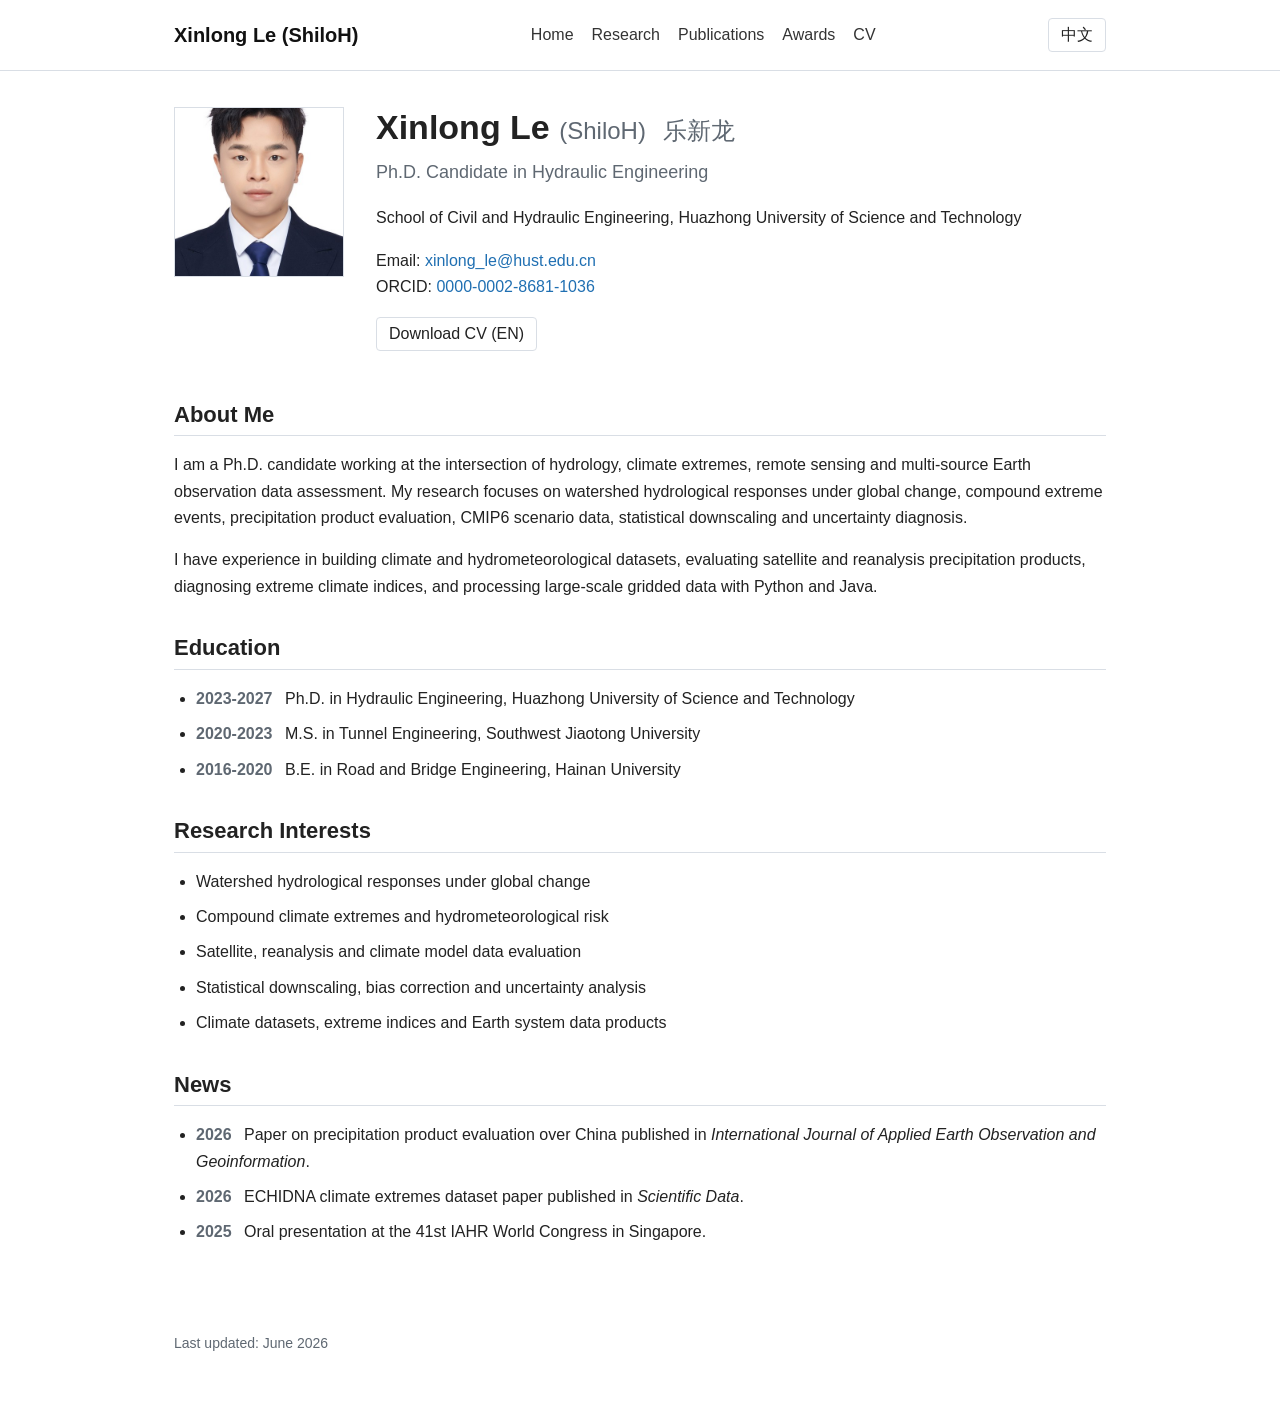
<file: index.html>
<!DOCTYPE html>
<html lang="en">
<head>
  <meta charset="UTF-8">
  <meta name="viewport" content="width=device-width, initial-scale=1.0">
  <title>Xinlong Le (ShiloH)</title>
  <link rel="stylesheet" href="assets/style.css">
  <script src="assets/site.js" defer></script>
</head>
<body>
  <header class="site-header">
    <nav class="nav">
      <a class="brand" href="index.html">Xinlong Le (ShiloH)</a>
      <div class="nav-links">
        <a href="index.html" data-en="Home" data-cn="首页">Home</a>
        <a href="research.html" data-en="Research" data-cn="研究">Research</a>
        <a href="publications.html" data-en="Publications" data-cn="论文">Publications</a>
        <a href="awards.html" data-en="Awards" data-cn="荣誉">Awards</a>
        <a href="cv.html" data-en="CV" data-cn="简历">CV</a>
      </div>
      <button class="lang-toggle" type="button" data-lang-toggle>中文</button>
    </nav>
  </header>

  <main class="container">
    <section class="profile">
      <img class="portrait" src="assets/profile.jpg" alt="Portrait of Xinlong Le">
      <div>
        <h1>Xinlong Le <span class="alias">(ShiloH)</span> <span class="cn-name">乐新龙</span></h1>
        <p class="subtitle" data-en="Ph.D. Candidate in Hydraulic Engineering" data-cn="水利工程博士研究生">Ph.D. Candidate in Hydraulic Engineering</p>
        <p data-en="School of Civil and Hydraulic Engineering, Huazhong University of Science and Technology" data-cn="华中科技大学 土木与水利工程学院">School of Civil and Hydraulic Engineering, Huazhong University of Science and Technology</p>
        <p>
          Email: <a href="mailto:xinlong_le@hust.edu.cn">xinlong_le@hust.edu.cn</a><br>
          ORCID: <a href="https://orcid.org/0000-0002-8681-1036">0000-0002-8681-1036</a>
        </p>
        <p class="actions">
          <a class="button lang-panel" data-lang-panel="en" href="assets/CV_Xinlong_Le.pdf" download>Download CV (EN)</a>
          <a class="button lang-panel" data-lang-panel="cn" href="assets/CV_Xinlong_Le_CN.pdf" download>下载中文简历</a>
        </p>
      </div>
    </section>

    <section class="lang-panel" data-lang-panel="en">
      <h2>About Me</h2>
      <p>
        I am a Ph.D. candidate working at the intersection of hydrology, climate extremes,
        remote sensing and multi-source Earth observation data assessment. My research focuses on
        watershed hydrological responses under global change, compound extreme events, precipitation
        product evaluation, CMIP6 scenario data, statistical downscaling and uncertainty diagnosis.
      </p>
      <p>
        I have experience in building climate and hydrometeorological datasets, evaluating satellite
        and reanalysis precipitation products, diagnosing extreme climate indices, and processing
        large-scale gridded data with Python and Java.
      </p>
    </section>

    <section class="lang-panel" data-lang-panel="cn">
      <h2>个人简介</h2>
      <p>
        我目前为华中科技大学水利工程专业博士研究生，研究方向交叉于水文水资源、气候极端事件、
        遥感/再分析降水产品评估与多源地球观测数据分析。博士阶段主要围绕全球变化背景下的
        流域水文响应、复合极端事件、CMIP6 情景数据、统计降尺度和不确定性诊断开展研究。
      </p>
      <p>
        我具备气候与水文数据集构建、多源降水产品评估、极端气候指数诊断以及大规模格点数据
        处理经验，熟练使用 Python 和 Java 开展科学计算、模型评价与可视化。
      </p>
    </section>

    <section class="lang-panel" data-lang-panel="en">
      <h2>Education</h2>
      <ul class="timeline">
        <li><span>2023-2027</span> Ph.D. in Hydraulic Engineering, Huazhong University of Science and Technology</li>
        <li><span>2020-2023</span> M.S. in Tunnel Engineering, Southwest Jiaotong University</li>
        <li><span>2016-2020</span> B.E. in Road and Bridge Engineering, Hainan University</li>
      </ul>
    </section>

    <section class="lang-panel" data-lang-panel="cn">
      <h2>教育背景</h2>
      <ul class="timeline">
        <li><span>2023-2027</span> 华中科技大学，水利工程，博士</li>
        <li><span>2020-2023</span> 西南交通大学，隧道工程，硕士</li>
        <li><span>2016-2020</span> 海南大学，道路与桥梁工程，本科</li>
      </ul>
    </section>

    <section class="lang-panel" data-lang-panel="en">
      <h2>Research Interests</h2>
      <ul class="compact-list">
        <li>Watershed hydrological responses under global change</li>
        <li>Compound climate extremes and hydrometeorological risk</li>
        <li>Satellite, reanalysis and climate model data evaluation</li>
        <li>Statistical downscaling, bias correction and uncertainty analysis</li>
        <li>Climate datasets, extreme indices and Earth system data products</li>
      </ul>
    </section>

    <section class="lang-panel" data-lang-panel="cn">
      <h2>研究兴趣</h2>
      <ul class="compact-list">
        <li>全球变化背景下的流域水文响应</li>
        <li>复合气候极端事件与水文气象风险</li>
        <li>卫星、再分析与气候模式数据评估</li>
        <li>统计降尺度、偏差订正与不确定性分析</li>
        <li>气候数据集、极端指数与地球系统数据产品</li>
      </ul>
    </section>

    <section class="lang-panel" data-lang-panel="en">
      <h2>News</h2>
      <ul class="news-list">
        <li><span>2026</span> Paper on precipitation product evaluation over China published in <em>International Journal of Applied Earth Observation and Geoinformation</em>.</li>
        <li><span>2026</span> ECHIDNA climate extremes dataset paper published in <em>Scientific Data</em>.</li>
        <li><span>2025</span> Oral presentation at the 41st IAHR World Congress in Singapore.</li>
      </ul>
    </section>

    <section class="lang-panel" data-lang-panel="cn">
      <h2>近期动态</h2>
      <ul class="news-list">
        <li><span>2026</span> 中国区域 28 套降水产品多准则评估论文发表于 <em>International Journal of Applied Earth Observation and Geoinformation</em>。</li>
        <li><span>2026</span> ECHIDNA 极端气候指数数据集论文发表于 <em>Scientific Data</em>。</li>
        <li><span>2025</span> 赴新加坡参加第 41 届 IAHR World Congress 并作口头汇报。</li>
      </ul>
    </section>
  </main>

  <footer>
    <p data-en="Last updated: June 2026" data-cn="最后更新：2026 年 6 月">Last updated: June 2026</p>
  </footer>
</body>
</html>
</file>
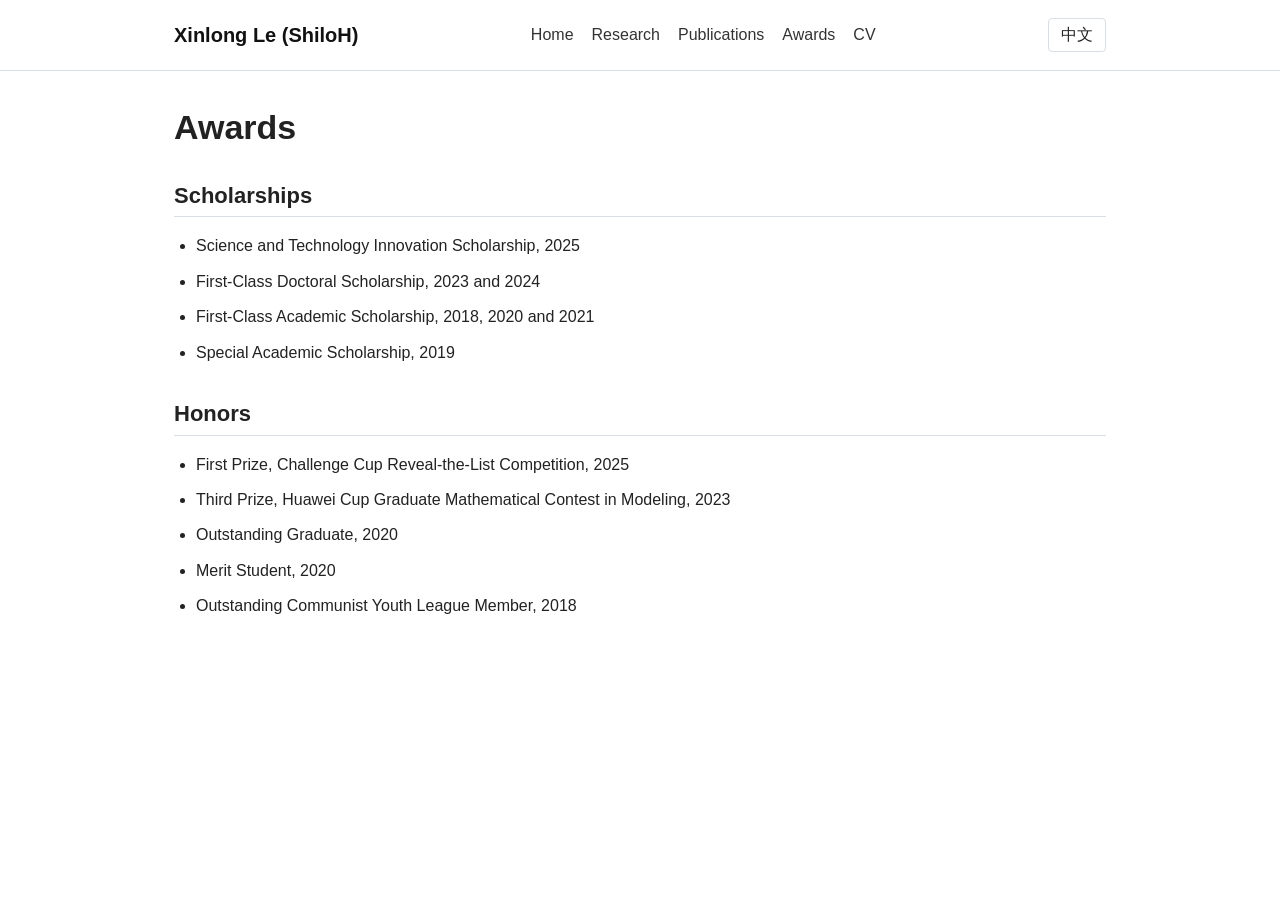
<file: awards.html>
<!DOCTYPE html>
<html lang="en">
<head>
  <meta charset="UTF-8">
  <meta name="viewport" content="width=device-width, initial-scale=1.0">
  <title>Awards | Xinlong Le (ShiloH)</title>
  <link rel="stylesheet" href="assets/style.css">
  <script src="assets/site.js" defer></script>
</head>
<body>
  <header class="site-header">
    <nav class="nav">
      <a class="brand" href="index.html">Xinlong Le (ShiloH)</a>
      <div class="nav-links">
        <a href="index.html" data-en="Home" data-cn="首页">Home</a>
        <a href="research.html" data-en="Research" data-cn="研究">Research</a>
        <a href="publications.html" data-en="Publications" data-cn="论文">Publications</a>
        <a href="awards.html" data-en="Awards" data-cn="荣誉">Awards</a>
        <a href="cv.html" data-en="CV" data-cn="简历">CV</a>
      </div>
      <button class="lang-toggle" type="button" data-lang-toggle>中文</button>
    </nav>
  </header>

  <main class="container">
    <h1 data-en="Awards" data-cn="荣誉奖励">Awards</h1>

    <section class="lang-panel" data-lang-panel="en">
      <h2>Scholarships</h2>
      <ul class="compact-list">
        <li>Science and Technology Innovation Scholarship, 2025</li>
        <li>First-Class Doctoral Scholarship, 2023 and 2024</li>
        <li>First-Class Academic Scholarship, 2018, 2020 and 2021</li>
        <li>Special Academic Scholarship, 2019</li>
      </ul>
      <h2>Honors</h2>
      <ul class="compact-list">
        <li>First Prize, Challenge Cup Reveal-the-List Competition, 2025</li>
        <li>Third Prize, Huawei Cup Graduate Mathematical Contest in Modeling, 2023</li>
        <li>Outstanding Graduate, 2020</li>
        <li>Merit Student, 2020</li>
        <li>Outstanding Communist Youth League Member, 2018</li>
      </ul>
    </section>

    <section class="lang-panel" data-lang-panel="cn">
      <h2>奖助学金</h2>
      <ul class="compact-list">
        <li>科技创新奖学金，2025</li>
        <li>一等博士奖学金，2023、2024</li>
        <li>一等学业奖学金，2018、2020、2021</li>
        <li>特等学业奖学金，2019</li>
      </ul>
      <h2>荣誉称号</h2>
      <ul class="compact-list">
        <li>“挑战杯”-“揭榜挂帅”擂台赛一等奖，2025</li>
        <li>“华为杯”研究生数学建模三等奖，2023</li>
        <li>优秀毕业生，2020</li>
        <li>三好学生，2020</li>
        <li>优秀共青团员，2018</li>
      </ul>
    </section>
  </main>
</body>
</html>
</file>
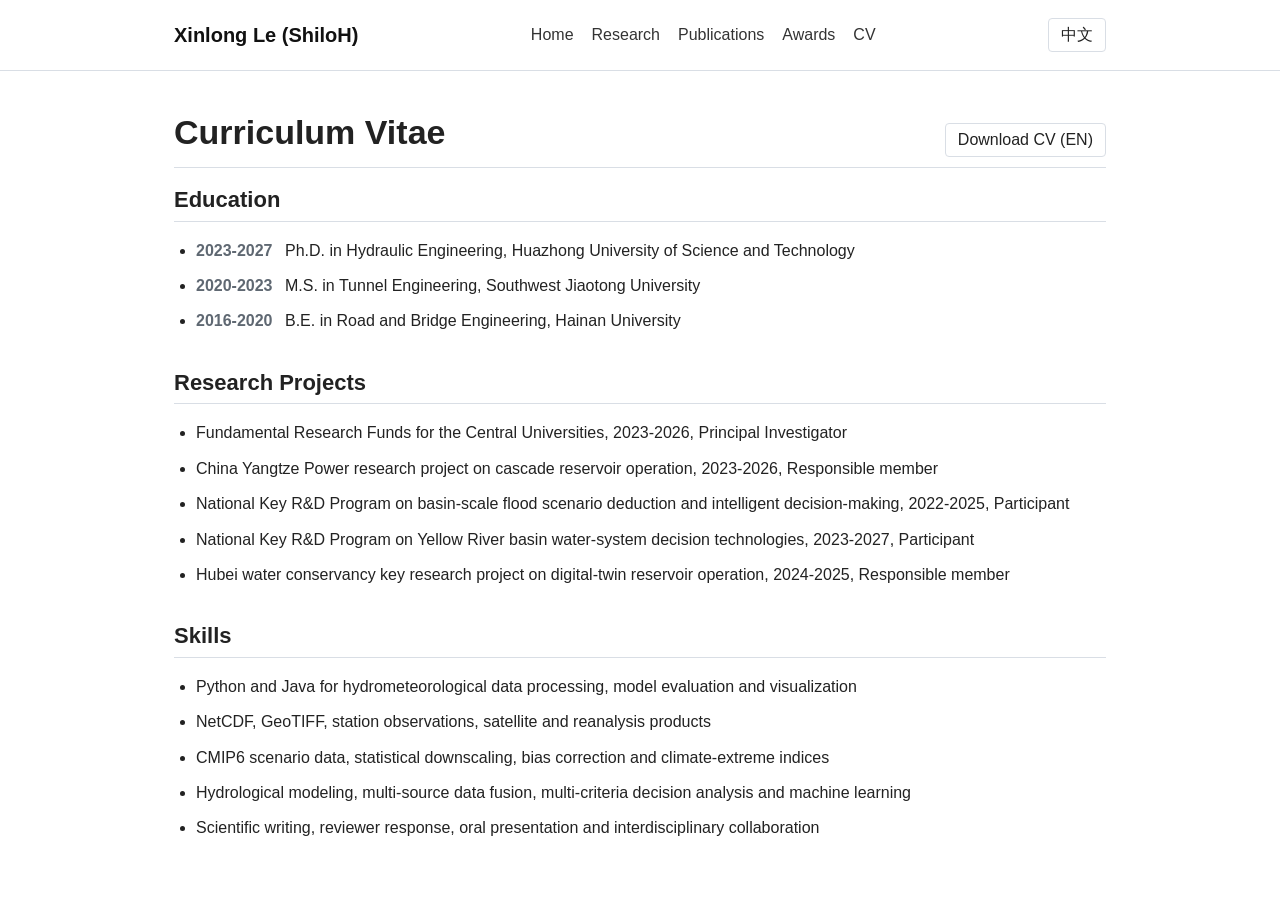
<file: cv.html>
<!DOCTYPE html>
<html lang="en">
<head>
  <meta charset="UTF-8">
  <meta name="viewport" content="width=device-width, initial-scale=1.0">
  <title>CV | Xinlong Le (ShiloH)</title>
  <link rel="stylesheet" href="assets/style.css">
  <script src="assets/site.js" defer></script>
</head>
<body>
  <header class="site-header">
    <nav class="nav">
      <a class="brand" href="index.html">Xinlong Le (ShiloH)</a>
      <div class="nav-links">
        <a href="index.html" data-en="Home" data-cn="首页">Home</a>
        <a href="research.html" data-en="Research" data-cn="研究">Research</a>
        <a href="publications.html" data-en="Publications" data-cn="论文">Publications</a>
        <a href="awards.html" data-en="Awards" data-cn="荣誉">Awards</a>
        <a href="cv.html" data-en="CV" data-cn="简历">CV</a>
      </div>
      <button class="lang-toggle" type="button" data-lang-toggle>中文</button>
    </nav>
  </header>

  <main class="container">
    <div class="page-heading">
      <h1 data-en="Curriculum Vitae" data-cn="个人简历">Curriculum Vitae</h1>
      <div class="actions">
        <a class="button lang-panel" data-lang-panel="en" href="assets/CV_Xinlong_Le.pdf" download>Download CV (EN)</a>
        <a class="button lang-panel" data-lang-panel="cn" href="assets/CV_Xinlong_Le_CN.pdf" download>下载中文简历</a>
      </div>
    </div>

    <section class="lang-panel" data-lang-panel="en">
      <h2>Education</h2>
      <ul class="timeline">
        <li><span>2023-2027</span> Ph.D. in Hydraulic Engineering, Huazhong University of Science and Technology</li>
        <li><span>2020-2023</span> M.S. in Tunnel Engineering, Southwest Jiaotong University</li>
        <li><span>2016-2020</span> B.E. in Road and Bridge Engineering, Hainan University</li>
      </ul>
      <h2>Research Projects</h2>
      <ul class="compact-list">
        <li>Fundamental Research Funds for the Central Universities, 2023-2026, Principal Investigator</li>
        <li>China Yangtze Power research project on cascade reservoir operation, 2023-2026, Responsible member</li>
        <li>National Key R&D Program on basin-scale flood scenario deduction and intelligent decision-making, 2022-2025, Participant</li>
        <li>National Key R&D Program on Yellow River basin water-system decision technologies, 2023-2027, Participant</li>
        <li>Hubei water conservancy key research project on digital-twin reservoir operation, 2024-2025, Responsible member</li>
      </ul>
      <h2>Skills</h2>
      <ul class="compact-list">
        <li>Python and Java for hydrometeorological data processing, model evaluation and visualization</li>
        <li>NetCDF, GeoTIFF, station observations, satellite and reanalysis products</li>
        <li>CMIP6 scenario data, statistical downscaling, bias correction and climate-extreme indices</li>
        <li>Hydrological modeling, multi-source data fusion, multi-criteria decision analysis and machine learning</li>
        <li>Scientific writing, reviewer response, oral presentation and interdisciplinary collaboration</li>
      </ul>
    </section>

    <section class="lang-panel" data-lang-panel="cn">
      <h2>教育背景</h2>
      <ul class="timeline">
        <li><span>2023-2027</span> 华中科技大学，水利工程，博士</li>
        <li><span>2020-2023</span> 西南交通大学，隧道工程，硕士</li>
        <li><span>2016-2020</span> 海南大学，道路与桥梁工程，本科</li>
      </ul>
      <h2>科研项目</h2>
      <ul class="compact-list">
        <li>中央高校基本科研业务费资助项目，2023-2026，主持</li>
        <li>金沙江下游至三峡梯级水库调度相关科研项目，2023-2026，负责</li>
        <li>国家重点研发计划“流域性大洪水场景推演与智能指挥决策技术”，2022-2025，参与</li>
        <li>国家重点研发计划“黄河流域三水融合业务推演与智能决策关键技术实施方案”，2023-2027，参与</li>
        <li>湖北省水利重点科研项目“数字孪生黄柏河流域梯级水库多目标优化调度关键技术研究”，2024-2025，负责</li>
      </ul>
      <h2>专业技能</h2>
      <ul class="compact-list">
        <li>熟练使用 Python 和 Java 开展水文气象数据处理、模型评估与科研绘图</li>
        <li>熟悉 NetCDF、GeoTIFF、站点观测、遥感与再分析产品处理流程</li>
        <li>掌握 CMIP6 情景数据、统计降尺度、偏差订正与极端气候指数计算</li>
        <li>具备水文模拟、多源数据融合、多准则决策分析和机器学习研究经验</li>
        <li>具备英文科技论文写作、审稿意见回复、国际会议汇报和跨学科合作经验</li>
      </ul>
    </section>
  </main>
</body>
</html>
</file>
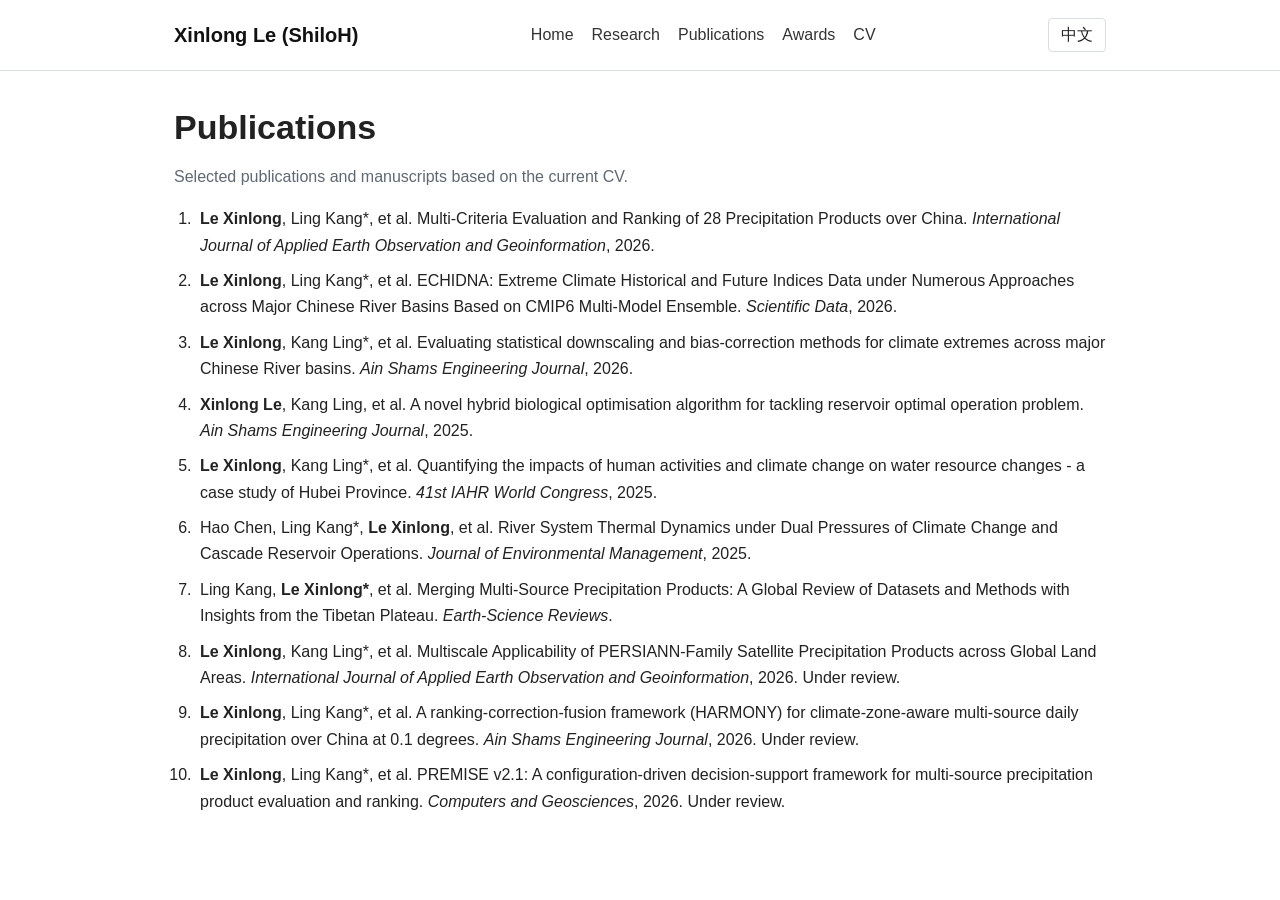
<file: publications.html>
<!DOCTYPE html>
<html lang="en">
<head>
  <meta charset="UTF-8">
  <meta name="viewport" content="width=device-width, initial-scale=1.0">
  <title>Publications | Xinlong Le (ShiloH)</title>
  <link rel="stylesheet" href="assets/style.css">
  <script src="assets/site.js" defer></script>
</head>
<body>
  <header class="site-header">
    <nav class="nav">
      <a class="brand" href="index.html">Xinlong Le (ShiloH)</a>
      <div class="nav-links">
        <a href="index.html" data-en="Home" data-cn="首页">Home</a>
        <a href="research.html" data-en="Research" data-cn="研究">Research</a>
        <a href="publications.html" data-en="Publications" data-cn="论文">Publications</a>
        <a href="awards.html" data-en="Awards" data-cn="荣誉">Awards</a>
        <a href="cv.html" data-en="CV" data-cn="简历">CV</a>
      </div>
      <button class="lang-toggle" type="button" data-lang-toggle>中文</button>
    </nav>
  </header>

  <main class="container">
    <h1 data-en="Publications" data-cn="论文发表">Publications</h1>
    <p class="note" data-en="Selected publications and manuscripts based on the current CV." data-cn="以下根据当前简历整理，含已发表论文与在审稿件。">Selected publications and manuscripts based on the current CV.</p>

    <ol class="publication-list">
      <li><strong>Le Xinlong</strong>, Ling Kang*, et al. Multi-Criteria Evaluation and Ranking of 28 Precipitation Products over China. <em>International Journal of Applied Earth Observation and Geoinformation</em>, 2026.</li>
      <li><strong>Le Xinlong</strong>, Ling Kang*, et al. ECHIDNA: Extreme Climate Historical and Future Indices Data under Numerous Approaches across Major Chinese River Basins Based on CMIP6 Multi-Model Ensemble. <em>Scientific Data</em>, 2026.</li>
      <li><strong>Le Xinlong</strong>, Kang Ling*, et al. Evaluating statistical downscaling and bias-correction methods for climate extremes across major Chinese River basins. <em>Ain Shams Engineering Journal</em>, 2026.</li>
      <li><strong>Xinlong Le</strong>, Kang Ling, et al. A novel hybrid biological optimisation algorithm for tackling reservoir optimal operation problem. <em>Ain Shams Engineering Journal</em>, 2025.</li>
      <li><strong>Le Xinlong</strong>, Kang Ling*, et al. Quantifying the impacts of human activities and climate change on water resource changes - a case study of Hubei Province. <em>41st IAHR World Congress</em>, 2025.</li>
      <li>Hao Chen, Ling Kang*, <strong>Le Xinlong</strong>, et al. River System Thermal Dynamics under Dual Pressures of Climate Change and Cascade Reservoir Operations. <em>Journal of Environmental Management</em>, 2025.</li>
      <li>Ling Kang, <strong>Le Xinlong*</strong>, et al. Merging Multi-Source Precipitation Products: A Global Review of Datasets and Methods with Insights from the Tibetan Plateau. <em>Earth-Science Reviews</em>.</li>
      <li><strong>Le Xinlong</strong>, Kang Ling*, et al. Multiscale Applicability of PERSIANN-Family Satellite Precipitation Products across Global Land Areas. <em>International Journal of Applied Earth Observation and Geoinformation</em>, 2026. Under review.</li>
      <li><strong>Le Xinlong</strong>, Ling Kang*, et al. A ranking-correction-fusion framework (HARMONY) for climate-zone-aware multi-source daily precipitation over China at 0.1 degrees. <em>Ain Shams Engineering Journal</em>, 2026. Under review.</li>
      <li><strong>Le Xinlong</strong>, Ling Kang*, et al. PREMISE v2.1: A configuration-driven decision-support framework for multi-source precipitation product evaluation and ranking. <em>Computers and Geosciences</em>, 2026. Under review.</li>
    </ol>
  </main>
</body>
</html>
</file>
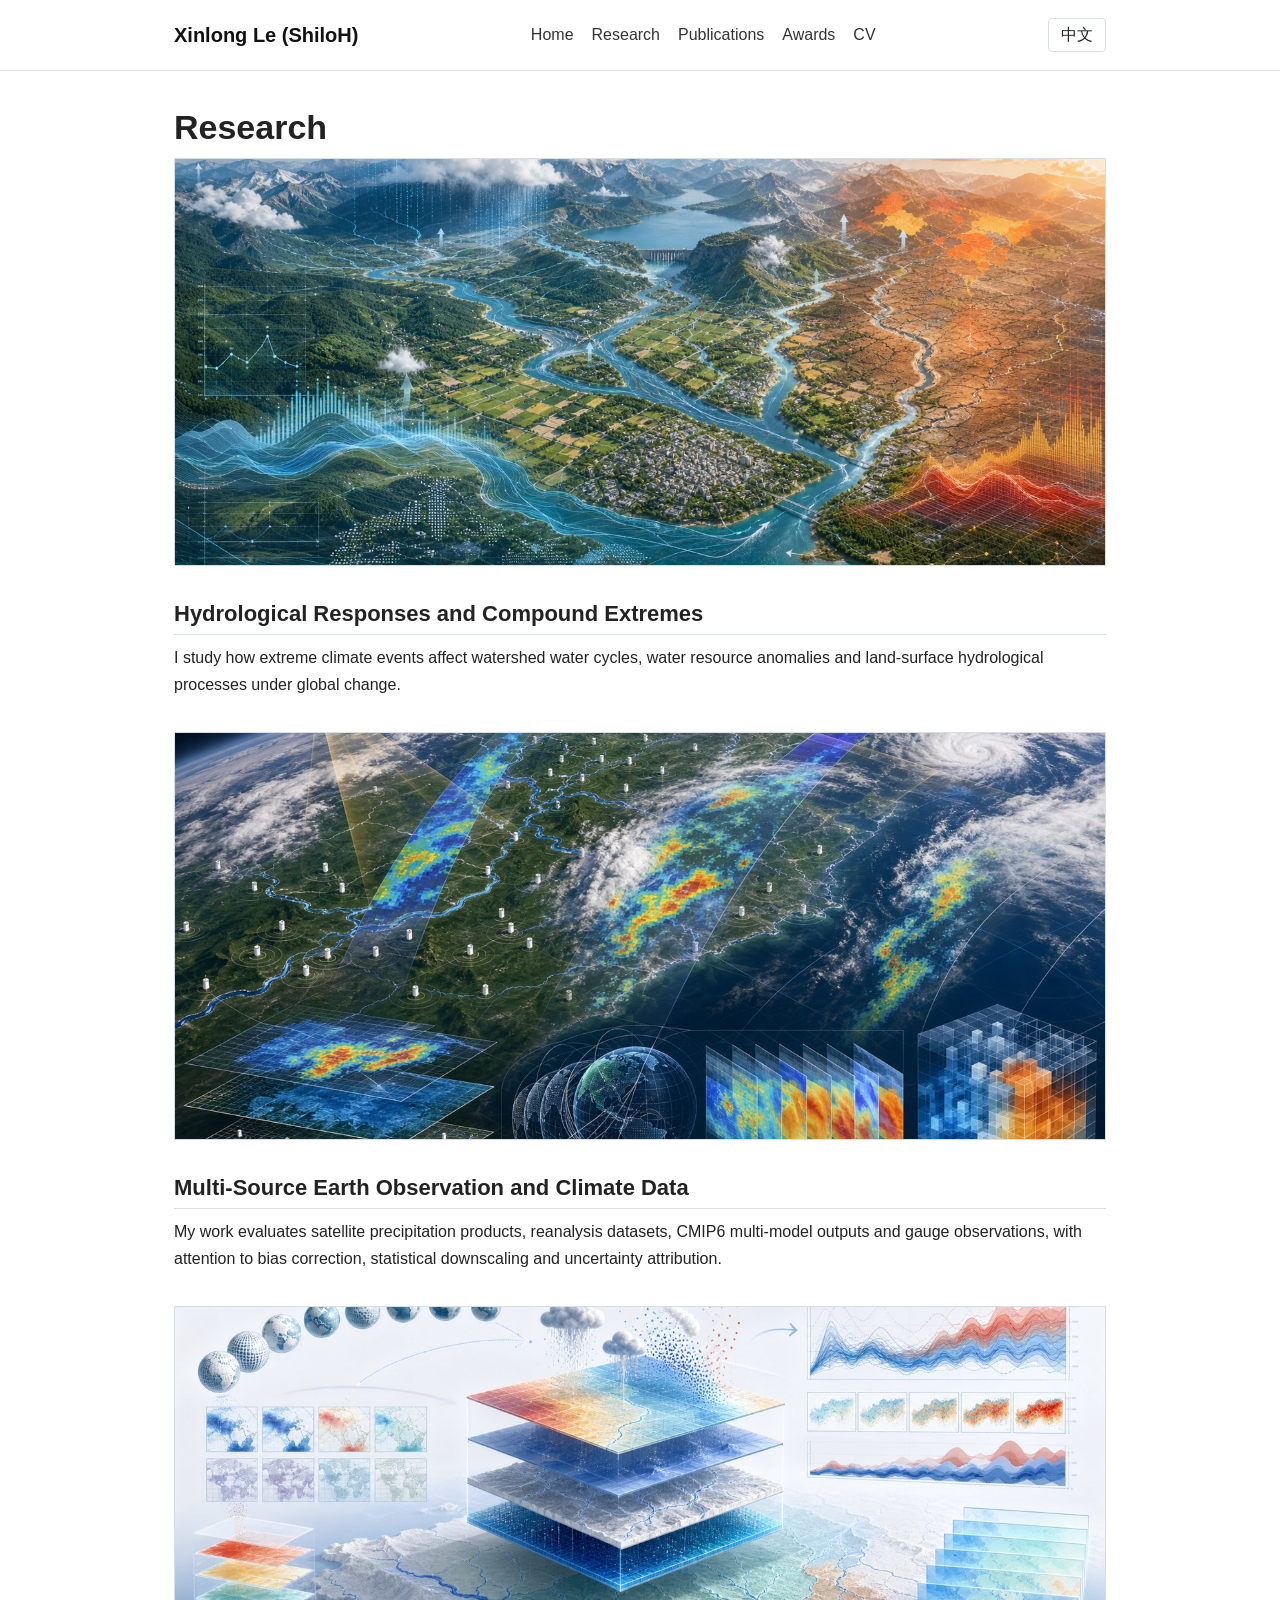
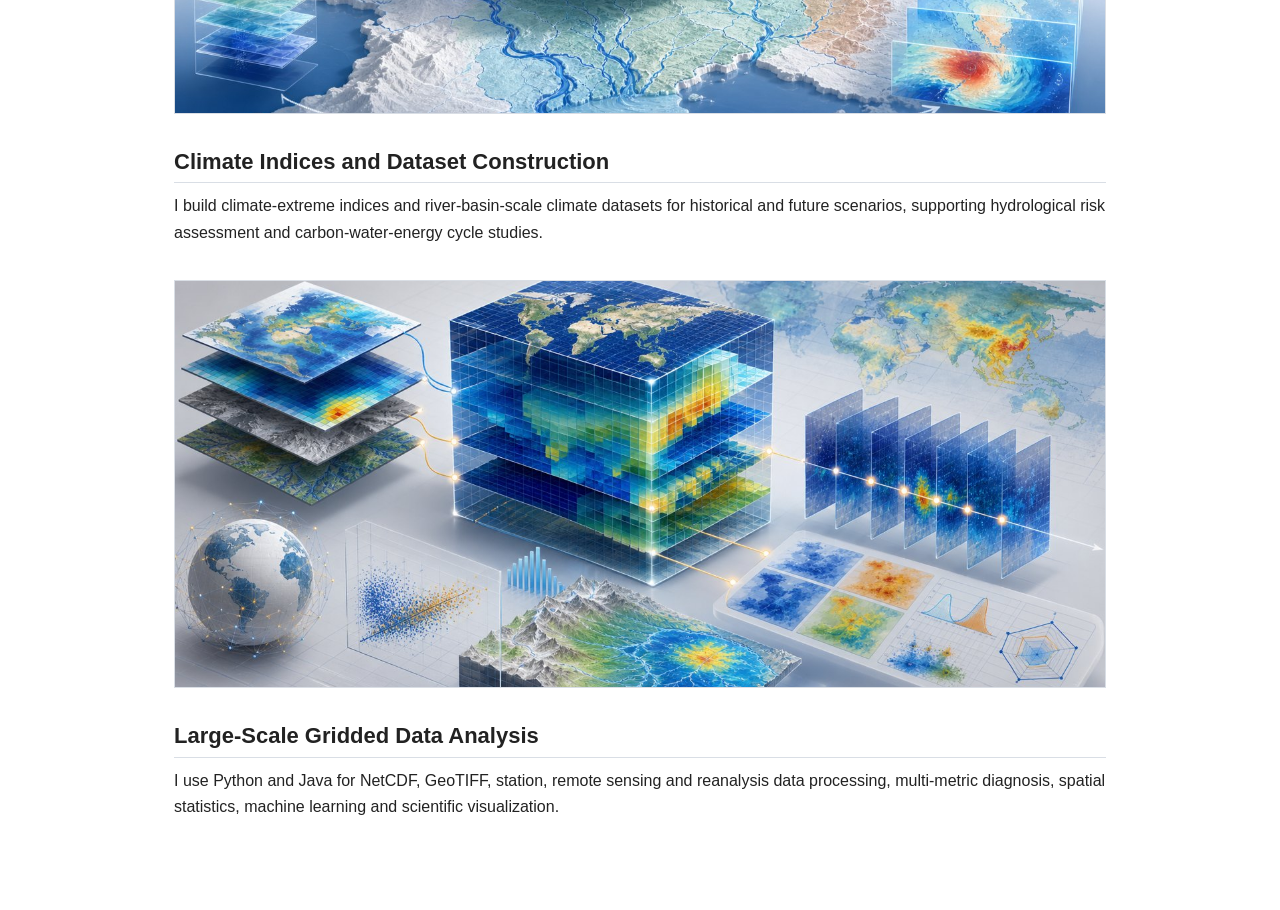
<file: research.html>
<!DOCTYPE html>
<html lang="en">
<head>
  <meta charset="UTF-8">
  <meta name="viewport" content="width=device-width, initial-scale=1.0">
  <title>Research | Xinlong Le (ShiloH)</title>
  <link rel="stylesheet" href="assets/style.css">
  <script src="assets/site.js" defer></script>
</head>
<body>
  <header class="site-header">
    <nav class="nav">
      <a class="brand" href="index.html">Xinlong Le (ShiloH)</a>
      <div class="nav-links">
        <a href="index.html" data-en="Home" data-cn="首页">Home</a>
        <a href="research.html" data-en="Research" data-cn="研究">Research</a>
        <a href="publications.html" data-en="Publications" data-cn="论文">Publications</a>
        <a href="awards.html" data-en="Awards" data-cn="荣誉">Awards</a>
        <a href="cv.html" data-en="CV" data-cn="简历">CV</a>
      </div>
      <button class="lang-toggle" type="button" data-lang-toggle>中文</button>
    </nav>
  </header>

  <main class="container">
    <h1 data-en="Research" data-cn="研究方向">Research</h1>

    <div class="lang-panel" data-lang-panel="en">
      <section class="research-item">
        <img class="research-image" src="assets/research/watershed-extremes.jpg" alt="Watershed hydrological responses and compound extremes">
        <h2>Hydrological Responses and Compound Extremes</h2>
        <p>I study how extreme climate events affect watershed water cycles, water resource anomalies and land-surface hydrological processes under global change.</p>
      </section>
      <section class="research-item">
        <img class="research-image" src="assets/research/earth-observation-data.jpg" alt="Multi-source Earth observation and climate data">
        <h2>Multi-Source Earth Observation and Climate Data</h2>
        <p>My work evaluates satellite precipitation products, reanalysis datasets, CMIP6 multi-model outputs and gauge observations, with attention to bias correction, statistical downscaling and uncertainty attribution.</p>
      </section>
      <section class="research-item">
        <img class="research-image" src="assets/research/climate-indices-datasets.jpg" alt="Climate extreme indices and dataset construction">
        <h2>Climate Indices and Dataset Construction</h2>
        <p>I build climate-extreme indices and river-basin-scale climate datasets for historical and future scenarios, supporting hydrological risk assessment and carbon-water-energy cycle studies.</p>
      </section>
      <section class="research-item">
        <img class="research-image" src="assets/research/gridded-data-analysis.jpg" alt="Large-scale gridded data analysis and model evaluation">
        <h2>Large-Scale Gridded Data Analysis</h2>
        <p>I use Python and Java for NetCDF, GeoTIFF, station, remote sensing and reanalysis data processing, multi-metric diagnosis, spatial statistics, machine learning and scientific visualization.</p>
      </section>
    </div>

    <div class="lang-panel" data-lang-panel="cn">
      <section class="research-item">
        <img class="research-image" src="assets/research/watershed-extremes.jpg" alt="流域水文响应与复合极端事件">
        <h2>流域水文响应与复合极端事件</h2>
        <p>关注全球变化背景下极端气候事件对水分循环、水资源异常和陆面水文过程的影响。</p>
      </section>
      <section class="research-item">
        <img class="research-image" src="assets/research/earth-observation-data.jpg" alt="多源地球观测与气候数据评估">
        <h2>多源地球观测与气候数据评估</h2>
        <p>长期开展卫星降水产品、再分析数据、CMIP6 多模式输出和站点观测资料的质量评估、偏差订正、统计降尺度与不确定性分析。</p>
      </section>
      <section class="research-item">
        <img class="research-image" src="assets/research/climate-indices-datasets.jpg" alt="气候极端指数与数据集构建">
        <h2>气候极端指数与数据集构建</h2>
        <p>围绕历史与未来情景下的极端气候指数、流域尺度气候数据集和地球系统数据产品开展研究。</p>
      </section>
      <section class="research-item">
        <img class="research-image" src="assets/research/gridded-data-analysis.jpg" alt="大规模格点数据科学计算">
        <h2>大规模格点数据科学计算</h2>
        <p>使用 Python 和 Java 处理 NetCDF、GeoTIFF、站点观测、遥感/再分析等多源时空数据，开展多指标诊断、空间统计、机器学习建模和科研绘图。</p>
      </section>
    </div>
  </main>
</body>
</html>
</file>
<file: assets/style.css>
:root {
  --text: #222;
  --muted: #5f6872;
  --link: #1f6fb2;
  --line: #d9dee5;
  --soft: #f6f8fa;
}

* {
  box-sizing: border-box;
}

[hidden] {
  display: none !important;
}

body {
  margin: 0;
  color: var(--text);
  font-family: Arial, Helvetica, sans-serif;
  font-size: 16px;
  line-height: 1.65;
  background: #fff;
}

a {
  color: var(--link);
  text-decoration: none;
}

a:hover {
  text-decoration: underline;
}

.site-header {
  border-bottom: 1px solid var(--line);
  background: #fff;
}

.nav {
  max-width: 980px;
  margin: 0 auto;
  padding: 18px 24px;
  display: flex;
  align-items: center;
  justify-content: space-between;
  gap: 18px;
}

.brand {
  color: #111;
  font-weight: 700;
  font-size: 20px;
}

.nav-links {
  display: flex;
  gap: 18px;
  flex-wrap: wrap;
}

.nav-links a {
  color: #333;
}

.lang-toggle,
.button {
  border: 1px solid var(--line);
  border-radius: 4px;
  background: #fff;
  color: #222;
  cursor: pointer;
  display: inline-flex;
  align-items: center;
  justify-content: center;
  min-height: 34px;
  padding: 6px 12px;
  font: inherit;
  line-height: 1.2;
  white-space: nowrap;
}

.lang-toggle:hover,
.button:hover {
  border-color: var(--link);
  color: var(--link);
  text-decoration: none;
}

.container {
  max-width: 980px;
  margin: 0 auto;
  padding: 36px 24px 56px;
}

.profile {
  display: grid;
  grid-template-columns: 170px 1fr;
  gap: 32px;
  align-items: start;
  margin-bottom: 28px;
}

.portrait {
  width: 170px;
  aspect-ratio: 1;
  border: 1px solid var(--line);
  background: var(--soft);
  object-fit: cover;
  display: block;
}

.placeholder {
  display: grid;
  place-items: center;
  color: #87909b;
  font-size: 44px;
  font-weight: 700;
}

h1 {
  margin: 0 0 10px;
  font-size: 34px;
  line-height: 1.2;
}

h2 {
  margin: 34px 0 10px;
  font-size: 22px;
  line-height: 1.3;
  border-bottom: 1px solid var(--line);
  padding-bottom: 6px;
}

.subtitle {
  color: var(--muted);
  font-size: 18px;
  margin-top: 0;
}

.cn-name {
  color: var(--muted);
  font-size: 24px;
  font-weight: 400;
  margin-left: 8px;
}

.alias {
  color: var(--muted);
  font-size: 24px;
  font-weight: 400;
}

.actions {
  margin-top: 16px;
  display: flex;
  flex-wrap: wrap;
  gap: 8px;
}

.button.secondary {
  color: var(--muted);
}

.page-heading {
  display: flex;
  align-items: center;
  justify-content: space-between;
  gap: 16px;
  border-bottom: 1px solid var(--line);
  margin-bottom: 18px;
  padding-bottom: 10px;
}

.page-heading h1 {
  margin-bottom: 0;
}

.page-heading + .lang-panel h2:first-child {
  margin-top: 12px;
}

.compact-list,
.news-list,
.timeline,
.publication-list {
  padding-left: 22px;
}

.compact-list li,
.news-list li,
.timeline li,
.publication-list li {
  margin-bottom: 9px;
}

.news-list span,
.timeline span {
  color: var(--muted);
  font-weight: 700;
  margin-right: 8px;
}

.publication-list li {
  padding-left: 4px;
}

.note {
  color: var(--muted);
}

.research-item p {
  margin-top: 0;
}

.research-item {
  margin-bottom: 34px;
}

.research-image {
  width: 100%;
  aspect-ratio: 16 / 7;
  display: block;
  object-fit: cover;
  border: 1px solid var(--line);
  margin: 0 0 14px;
}

footer {
  max-width: 980px;
  margin: 0 auto;
  padding: 0 24px 32px;
  color: var(--muted);
  font-size: 14px;
}

@media (max-width: 720px) {
  .nav {
    align-items: flex-start;
    flex-direction: column;
  }

  .profile {
    grid-template-columns: 1fr;
  }

  .portrait {
    width: 150px;
  }

  h1 {
    font-size: 30px;
  }

  .alias,
  .cn-name {
    display: block;
    margin-left: 0;
    margin-top: 3px;
  }

  .page-heading {
    align-items: flex-start;
    flex-direction: column;
  }
}
</file>
